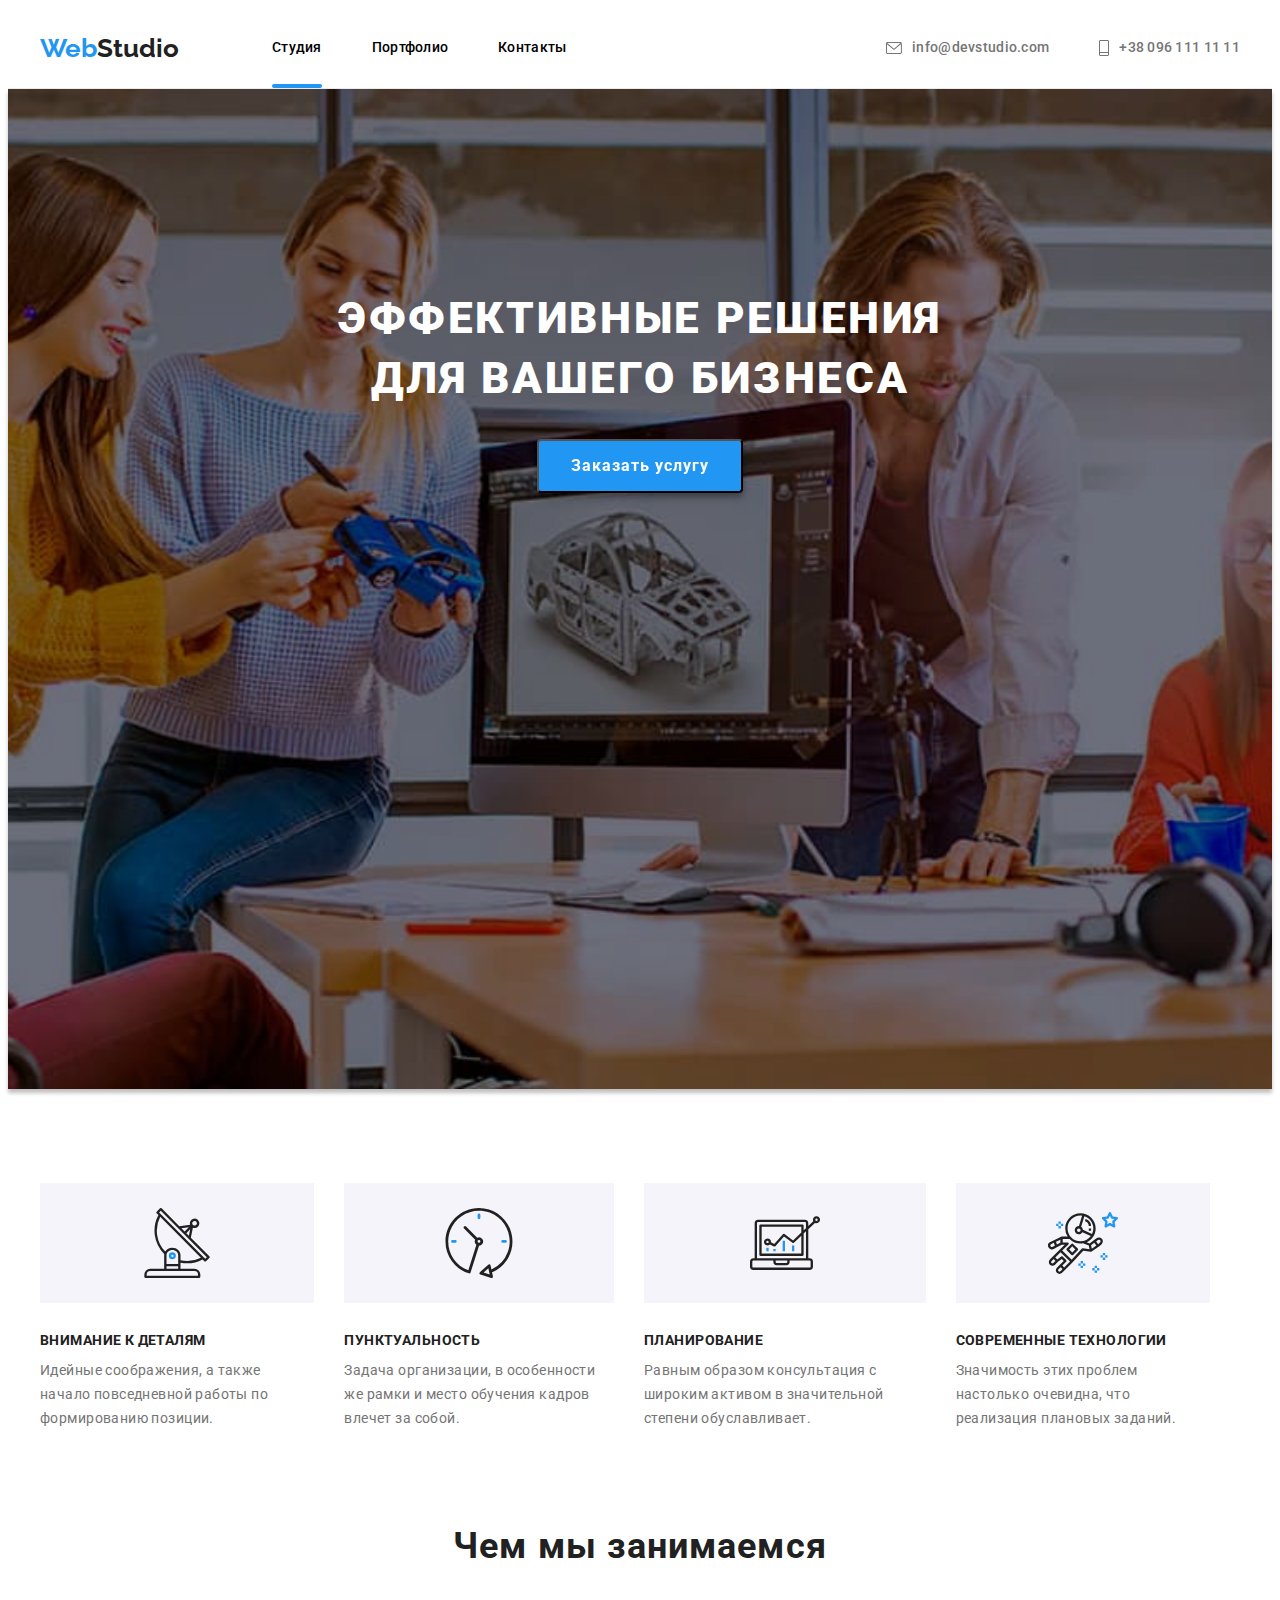
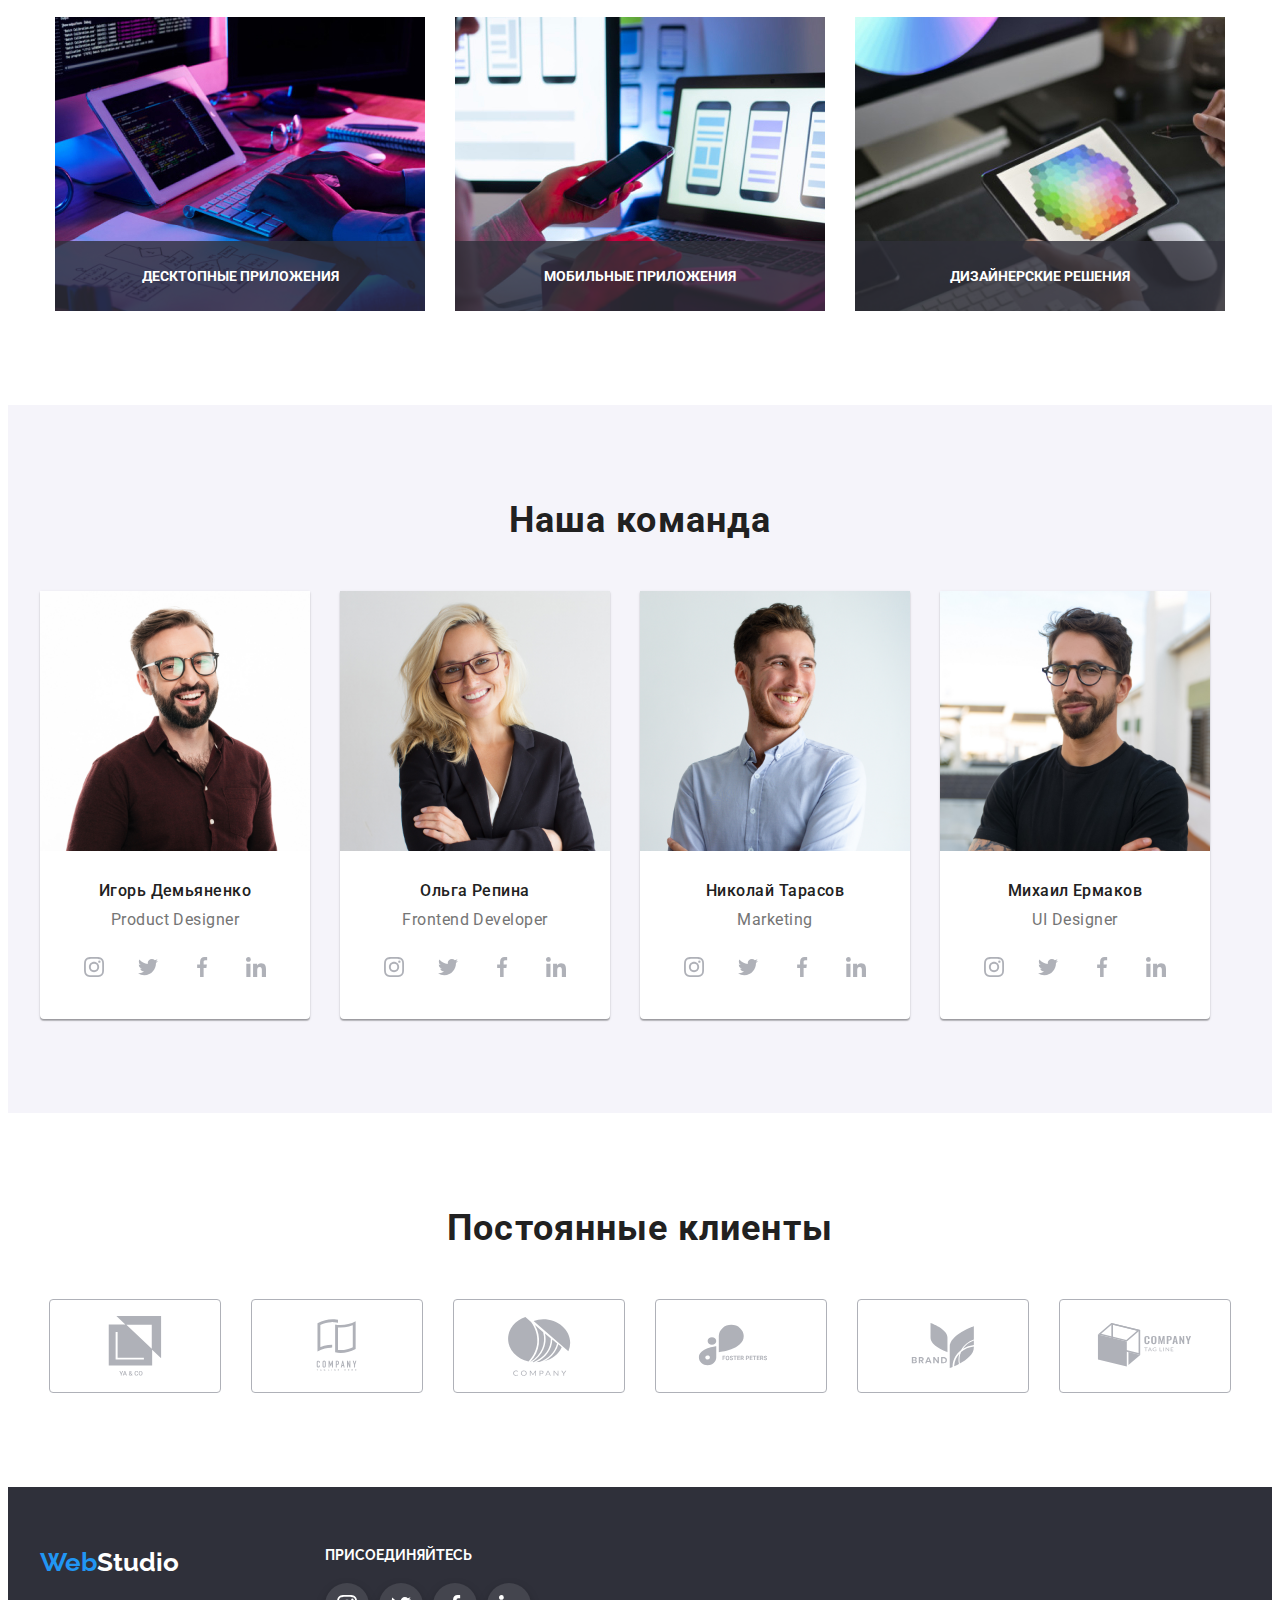
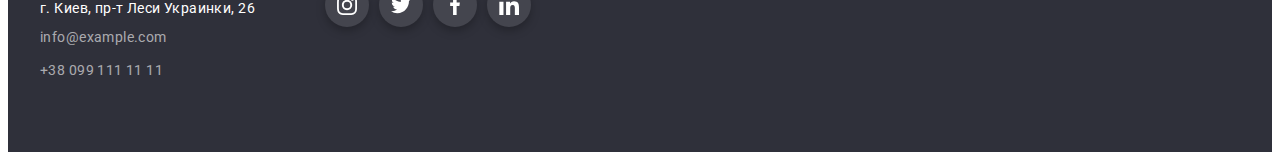
<file: index.html>
<!DOCTYPE html>
<html lang="ru">
  <head>
    <meta charset="utf-8" />
    <title>Web Studio</title>
    <link rel="preconnect" href="https://fonts.googleapis.com" />
    <link rel="preconnect" href="https://fonts.gstatic.com" crossorigin />
    <link
      href="https://fonts.googleapis.com/css2?family=Raleway:wght@700&family=Roboto:wght@400;500;700;900&display=swap"
      rel="stylesheet"
    />
    <link
      rel="stylesheet"
      href="https://cdnjs.cloudflare.com/ajax/libs/modern-normalize/1.1.0/modern-normalize.min.css"
      integrity="sha512-wpPYUAdjBVSE4KJnH1VR1HeZfpl1ub8YT/NKx4PuQ5NmX2tKuGu6U/JRp5y+Y8XG2tV+wKQpNHVUX03MfMFn9Q=="
      crossorigin="anonymous"
      referrerpolicy="no-referrer"
    />
    <link rel="stylesheet" href="./css/styles.css" />
  </head>
  <body>
    <header class="header">
      <div class="container header-container">
        <nav class="center">
          <a class="header-logo" href="./index.html"
            ><span class="logo-web">Web</span
            ><span class="logo-studio">Studio</span></a
          >
          <ul class="header-list">
            <li class="header-list-item">
              <a class="header-link active carrent" href="./index.html"
                >Студия</a
              >
            </li>
            <li class="header-list-item">
              <a class="header-link" href="./portfolio.html">Портфолио</a>
            </li>
            <li class="header-list-item">
              <a class="header-link" href="/">Контакты</a>
            </li>
          </ul>
        </nav>
        <ul class="header-group">
          <li class="list">
            <a
              class="header-mail list link mail-phone-link"
              href="mailto:info@devstudio.com"
              ><svg class="svg-mail-phone" width="16" height="12">
                <use href="./images/icons.svg#icon-mail"></use>
              </svg>
              info@devstudio.com
            </a>
          </li>
          <li class="list">
            <a
              class="header-contact list link mail-phone-link"
              href="tel:+380961111111"
              ><svg class="svg-mail-phone" width="10" height="16">
                <use href="./images/icons.svg#icon-tel"></use>
              </svg>
              +38 096 111 11 11
            </a>
          </li>
        </ul>
      </div>
    </header>
    <main>
      <section class="about">
        <div class="container solutions-div">
          <h1 class="title">Эффективные решения<br />для вашего бизнеса</h1>
          <button class="btn" type="button" data-modal-open>
            Заказать услугу
          </button>
          <div class="backdrop is-hidden" data-modal>
            <div class="modal">
              <button class="modal-button" type="button" data-modal-close>
                <svg class="modal-button-close">
                  <use href="./images/icons.svg#icon-Vector"></use>
                </svg>
              </button>
            </div>
          </div>
        </div>
      </section>
      <section class="workwithme">
        <div class="container features-block">
          <h2 hidden>Преимущества</h2>
          <ul class="universal-list">
            <li class="list list-card">
              <div class="img-features">
                <svg width="70" height="70">
                  <use href="./images/icons.svg#icon-antenna"></use>
                </svg>
              </div>
              <h3 class="article-title">Внимание к деталям</h3>
              <p class="featrers-text">
                Идейные соображения, а также начало повседневной работы по
                формированию позиции.
              </p>
            </li>
            <li class="list list-card">
              <div class="img-features">
                <svg width="70" height="70">
                  <use href="./images/icons.svg#icon-clock"></use>
                </svg>
              </div>
              <h3 class="article-title">Пунктуальность</h3>
              <p class="featrers-text">
                Задача организации, в особенности же рамки и место обучения
                кадров влечет за собой.
              </p>
            </li>
            <li class="list list-card">
              <div class="img-features">
                <svg width="70" height="70">
                  <use href="./images/icons.svg#icon-diagram"></use>
                </svg>
              </div>
              <h3 class="article-title">Планирование</h3>
              <p class="featrers-text">
                Равным образом консультация с широким активом в значительной
                степени обуславливает.
              </p>
            </li>
            <li class="list list-card">
              <div class="img-features">
                <svg width="70" height="70">
                  <use href="./images/icons.svg#icon-astronaut"></use>
                </svg>
              </div>
              <h3 class="article-title">Современные технологии</h3>
              <p class="featrers-text">
                Значимость этих проблем настолько очевидна, что реализация
                плановых заданий.
              </p>
            </li>
          </ul>
        </div>
      </section>
      <section class="job">
        <div class="container">
          <h2 class="under-title">Чем мы занимаемся</h2>
          <ul class="universal-list">
            <li class="list img-list">
              <img
                src="./images/dekstop.jpg"
                alt="Мы програмиреум на декстоп"
                width="370"
              />
              <div class="working-box">
                <h3 class="working-title-overlay">Десктопные приложения</h3>
              </div>
            </li>
            <li class="list img-list">
              <img
                src="./images/telefon.jpg"
                alt="Мы програмируем на телефон"
                width="370"
              />
              <div class="working-box">
                <h3 class="working-title-overlay">Мобильные приложения</h3>
              </div>
            </li>
            <li class="list img-list">
              <img
                src="./images/planshet.jpg"
                alt="Мы програмируем на планшет"
                width="370"
              />
              <div class="working-box">
                <h3 class="working-title-overlay">Дизайнерские решения</h3>
              </div>
            </li>
          </ul>
        </div>
      </section>
      <section class="section-team">
        <div class="container">
          <h2 class="under-title">Наша команда</h2>
          <ul class="header-list cards-team">
            <li class="list team-list">
              <img
                src="./images/igord.jpg"
                alt="Product Designer"
                width="270"
                height="260"
              />
              <div class="job-team">
                <h3 class="under-title-list">Игорь Демьяненко</h3>
                <p class="job-title" lang="en">Product Designer</p>
                <ul class="team-social">
                  <li class="list social-team-list">
                    <a
                      class="link social-team-link"
                      href=""
                      target="_blank"
                      rel="noopener noreferrer"
                      aria-label="instagram"
                    >
                      <svg width="20" height="20">
                        <use href="./images/icons.svg#icon-instagram"></use>
                      </svg>
                    </a>
                  </li>
                  <li class="list social-team-list">
                    <a
                      class="link social-team-link"
                      href=""
                      target="_blank"
                      rel="noopener noreferrer"
                      aria-label="twitter"
                    >
                      <svg width="20" height="20">
                        <use href="./images/icons.svg#icon-twitter"></use>
                      </svg>
                    </a>
                  </li>
                  <li class="list social-team-list">
                    <a
                      class="link social-team-link"
                      href=""
                      target="_blank"
                      rel="noopener noreferrer"
                      aria-label="facebook"
                    >
                      <svg width="20" height="20">
                        <use href="./images/icons.svg#icon-facebook"></use>
                      </svg>
                    </a>
                  </li>
                  <li class="list social-team-list">
                    <a
                      class="link social-team-link"
                      href=""
                      target="_blank"
                      rel="noopener noreferrer"
                      aria-label="linkedin"
                    >
                      <svg width="20" height="20">
                        <use href="./images/icons.svg#icon-linkedin"></use>
                      </svg>
                    </a>
                  </li>
                </ul>
              </div>
            </li>
            <li class="list team-list">
              <img
                src="./images/olgar.jpg"
                alt="Frontend Developer"
                width="270"
                height="260"
              />
              <div class="job-team">
                <h3 class="under-title-list">Ольга Репина</h3>
                <p class="job-title" lang="en">Frontend Developer</p>
                <ul class="team-social">
                  <li class="list social-team-list">
                    <a
                      class="link social-team-link"
                      href=""
                      target="_blank"
                      rel="noopener noreferrer"
                      aria-label="instagram"
                    >
                      <svg width="20" height="20">
                        <use href="./images/icons.svg#icon-instagram"></use>
                      </svg>
                    </a>
                  </li>
                  <li class="list social-team-list">
                    <a
                      class="link social-team-link"
                      href=""
                      target="_blank"
                      rel="noopener noreferrer"
                      aria-label="twitter"
                    >
                      <svg width="20" height="20">
                        <use href="./images/icons.svg#icon-twitter"></use>
                      </svg>
                    </a>
                  </li>
                  <li class="list social-team-list">
                    <a
                      class="link social-team-link"
                      href=""
                      target="_blank"
                      rel="noopener noreferrer"
                      aria-label="facebook"
                    >
                      <svg width="20" height="20">
                        <use href="./images/icons.svg#icon-facebook"></use>
                      </svg>
                    </a>
                  </li>
                  <li class="list social-team-list">
                    <a
                      class="link social-team-link"
                      href=""
                      target="_blank"
                      rel="noopener noreferrer"
                      aria-label="linkedin"
                    >
                      <svg width="20" height="20">
                        <use href="./images/icons.svg#icon-linkedin"></use>
                      </svg>
                    </a>
                  </li>
                </ul>
              </div>
            </li>
            <li class="list team-list">
              <img
                src="./images/nikolait.jpg"
                alt="Marketing"
                width="270"
                height="260"
              />
              <div class="job-team">
                <h3 class="under-title-list">Николай Тарасов</h3>
                <p class="job-title" lang="en">Marketing</p>
                <ul class="team-social">
                  <li class="list social-team-list">
                    <a
                      class="link social-team-link"
                      href=""
                      target="_blank"
                      rel="noopener noreferrer"
                      aria-label="instagram"
                    >
                      <svg width="20" height="20">
                        <use href="./images/icons.svg#icon-instagram"></use>
                      </svg>
                    </a>
                  </li>
                  <li class="list social-team-list">
                    <a
                      class="link social-team-link"
                      href=""
                      target="_blank"
                      rel="noopener noreferrer"
                      aria-label="twitter"
                    >
                      <svg width="20" height="20">
                        <use href="./images/icons.svg#icon-twitter"></use>
                      </svg>
                    </a>
                  </li>
                  <li class="list social-team-list">
                    <a
                      class="link social-team-link"
                      href=""
                      target="_blank"
                      rel="noopener noreferrer"
                      aria-label="facebook"
                    >
                      <svg width="20" height="20">
                        <use href="./images/icons.svg#icon-facebook"></use>
                      </svg>
                    </a>
                  </li>
                  <li class="list social-team-list">
                    <a
                      class="link social-team-link"
                      href=""
                      target="_blank"
                      rel="noopener noreferrer"
                      aria-label="linkedin"
                    >
                      <svg width="20" height="20">
                        <use href="./images/icons.svg#icon-linkedin"></use>
                      </svg>
                    </a>
                  </li>
                </ul>
              </div>
            </li>
            <li class="list team-list">
              <img
                src="./images/mixaile.jpg"
                alt="UI Designer"
                width="270"
                height="260"
              />
              <div class="job-team">
                <h3 class="under-title-list">Михаил Ермаков</h3>
                <p class="job-title" lang="en">UI Designer</p>
                <ul class="team-social">
                  <li class="list social-team-list">
                    <a
                      class="link social-team-link"
                      href=""
                      target="_blank"
                      rel="noopener noreferrer"
                      aria-label="instagram"
                    >
                      <svg width="20" height="20">
                        <use href="./images/icons.svg#icon-instagram"></use>
                      </svg>
                    </a>
                  </li>
                  <li class="list social-team-list">
                    <a
                      class="link social-team-link"
                      href=""
                      target="_blank"
                      rel="noopener noreferrer"
                      aria-label="twitter"
                    >
                      <svg width="20" height="20">
                        <use href="./images/icons.svg#icon-twitter"></use>
                      </svg>
                    </a>
                  </li>
                  <li class="list social-team-list">
                    <a
                      class="link social-team-link"
                      href=""
                      target="_blank"
                      rel="noopener noreferrer"
                      aria-label="facebook"
                    >
                      <svg width="20" height="20">
                        <use href="./images/icons.svg#icon-facebook"></use>
                      </svg>
                    </a>
                  </li>
                  <li class="list social-team-list">
                    <a
                      class="link social-team-link"
                      href=""
                      target="_blank"
                      rel="noopener noreferrer"
                      aria-label="linkedin"
                    >
                      <svg width="20" height="20">
                        <use href="./images/icons.svg#icon-linkedin"></use>
                      </svg>
                    </a>
                  </li>
                </ul>
              </div>
            </li>
          </ul>
        </div>
      </section>
      <section class="section">
        <div class="container">
          <h2 class="under-title">Постоянные клиенты</h2>
          <ul class="clients-list">
            <li class="list clients-icon">
              <a
                class="link link-icon"
                href=""
                target="_blank"
                rel="noopener noreferrer"
                aria-label="icon-group"
              >
                <svg width="106" height="60">
                  <use href="./images/icons.svg#icon-group"></use>
                </svg>
              </a>
            </li>
            <li class="list clients-icon">
              <a
                class="link link-icon"
                href=""
                target="_blank"
                rel="noopener noreferrer"
                aria-label="icon-logo"
              >
                <svg width="106" height="60">
                  <use href="./images/icons.svg#icon-logo"></use>
                </svg>
              </a>
            </li>
            <li class="list clients-icon">
              <a
                class="link link-icon"
                href=""
                target="_blank"
                rel="noopener noreferrer"
                aria-label="icon-object"
              >
                <svg width="106" height="60">
                  <use href="./images/icons.svg#icon-object"></use>
                </svg>
              </a>
            </li>
            <li class="list clients-icon">
              <a
                class="link link-icon"
                href=""
                target="_blank"
                rel="noopener noreferrer"
                aria-label="icon-brand"
              >
                <svg width="106" height="60">
                  <use href="./images/icons.svg#icon-brand"></use>
                </svg>
              </a>
            </li>
            <li class="list clients-icon">
              <a
                class="link link-icon"
                href=""
                target="_blank"
                rel="noopener noreferrer"
                aria-label="icon-brand2"
              >
                <svg width="106" height="60">
                  <use href="./images/icons.svg#icon-brand2"></use>
                </svg>
              </a>
            </li>
            <li class="list clients-icon">
              <a
                class="link link-icon"
                href=""
                target="_blank"
                rel="noopener noreferrer"
                aria-label="icon-brand3"
              >
                <svg width="106" height="60">
                  <use href="./images/icons.svg#icon-brand3"></use>
                </svg>
              </a>
            </li>
          </ul>
        </div>
      </section>
    </main>
    <footer class="footer">
      <div class="container footer-section">
        <div class="footer-content">
          <a class="header-logof" href="./index.html"
            ><span class="logo-web">Web</span
            ><span class="logo-studiof">Studio</span></a
          >
          <address>
            <ul class="footer-list">
              <li class="list address-list">
                <a
                  class="link address"
                  href="https://goo.gl/maps/Ta4kuVLoX1wkfBHNA"
                  >г. Киев, пр-т Леси Украинки, 26</a
                >
              </li>
              <li class="list address-list">
                <a class="link footer-mail" href="mailto:info@devstudio.com"
                  >info@example.com</a
                >
              </li>
              <li class="list address-list">
                <a class="link footer-tel" href="tel:+380961111111"
                  >+38 099 111 11 11</a
                >
              </li>
            </ul>
          </address>
        </div>
        <div class="footer-social">
          <h3 class="join">ПРИСОЕДИНЯЙТЕСЬ</h3>
          <ul class="footer-list-link">
            <li class="list social-list">
              <a
                class="link link-footer"
                href=""
                target="_blank"
                rel="noopener noreferrer"
                aria-label="instagram"
              >
                <svg width="20" height="20">
                  <use href="./images/icons.svg#icon-instagram"></use>
                </svg>
              </a>
            </li>
            <li class="list social-list">
              <a
                class="link link-footer"
                href=""
                target="_blank"
                rel="noopener noreferrer"
                aria-label="twitter"
              >
                <svg width="20" height="20">
                  <use href="./images/icons.svg#icon-twitter"></use>
                </svg>
              </a>
            </li>
            <li class="list social-list">
              <a
                class="link link-footer"
                href=""
                target="_blank"
                rel="noopener noreferrer"
                aria-label="facebook"
              >
                <svg width="20" height="20">
                  <use href="./images/icons.svg#icon-facebook"></use>
                </svg>
              </a>
            </li>
            <li class="list social-list">
              <a
                class="link link-footer"
                href=""
                target="_blank"
                rel="noopener noreferrer"
                aria-label="linkedin"
              >
                <svg width="20" height="20">
                  <use href="./images/icons.svg#icon-linkedin"></use>
                </svg>
              </a>
            </li>
          </ul>
        </div>
      </div>
    </footer>
    <script src="./javasript/modal.js"></script>
  </body>
</html>
</file>
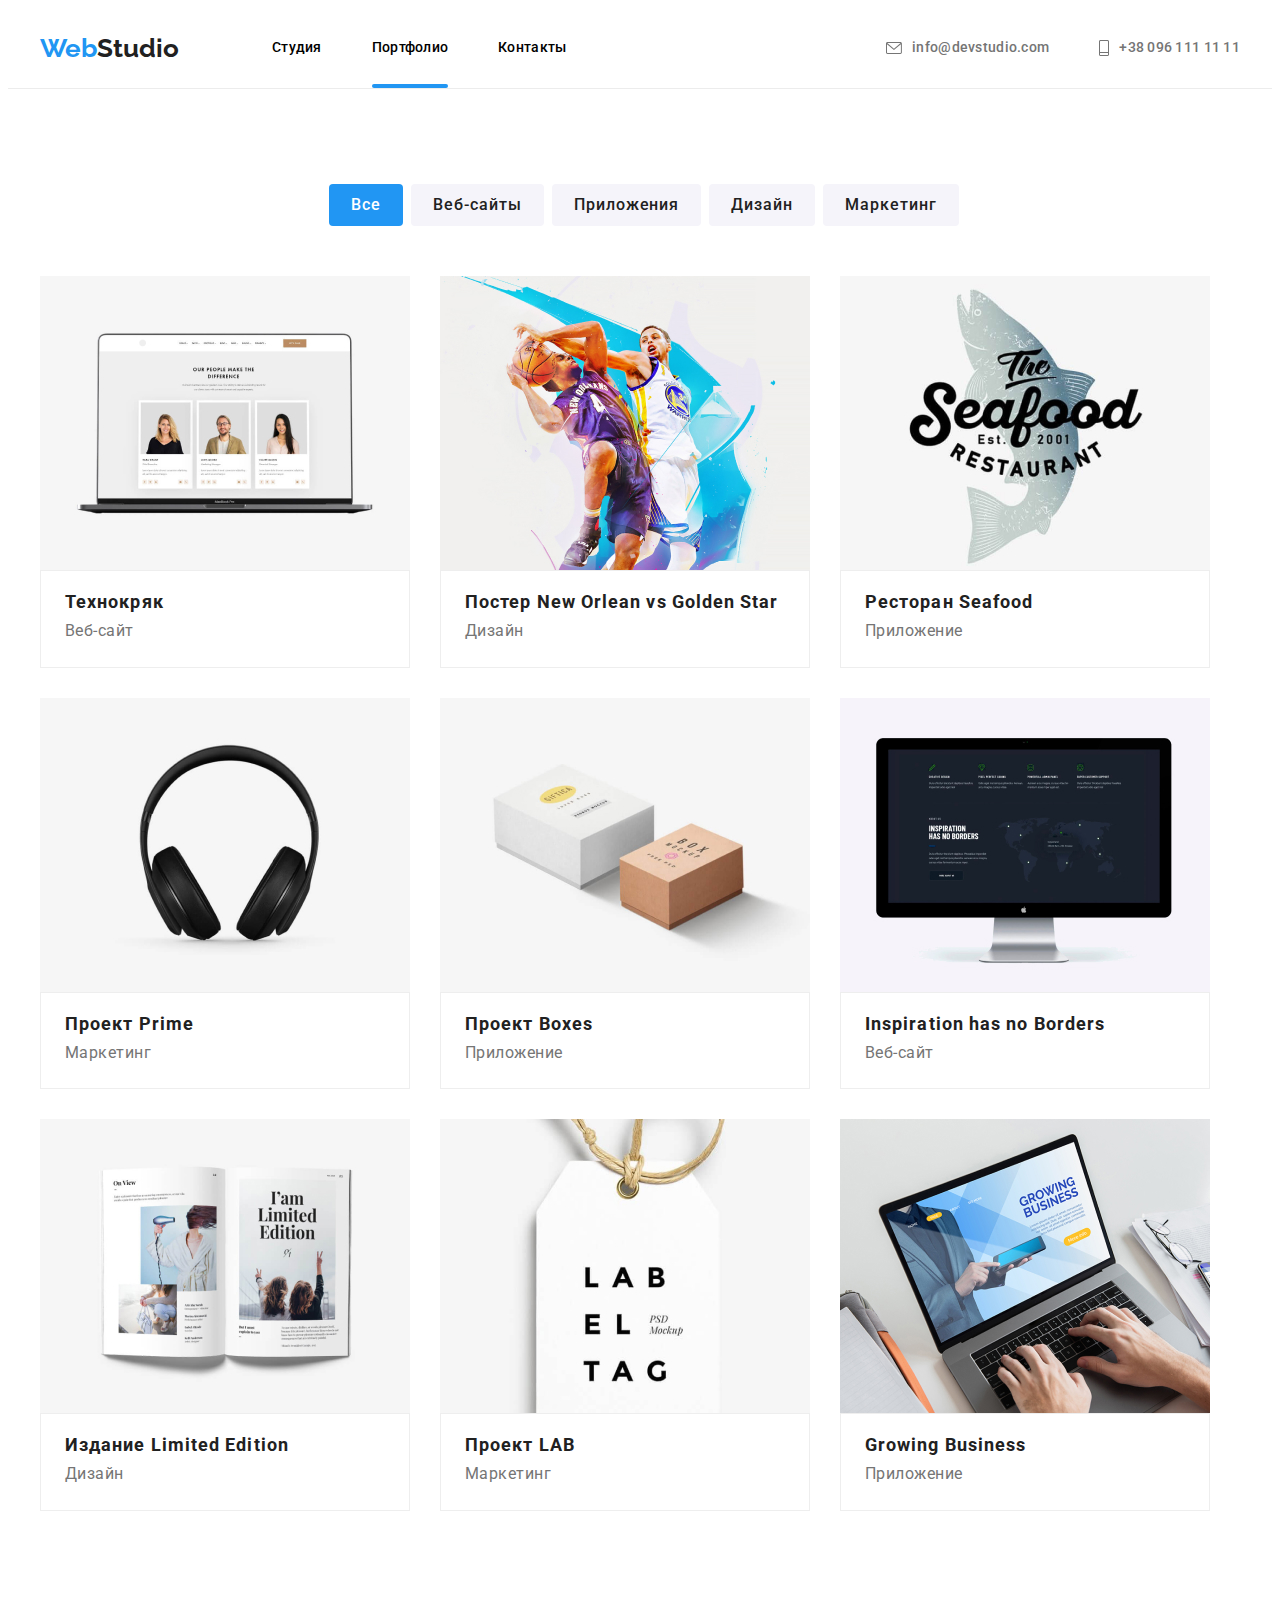
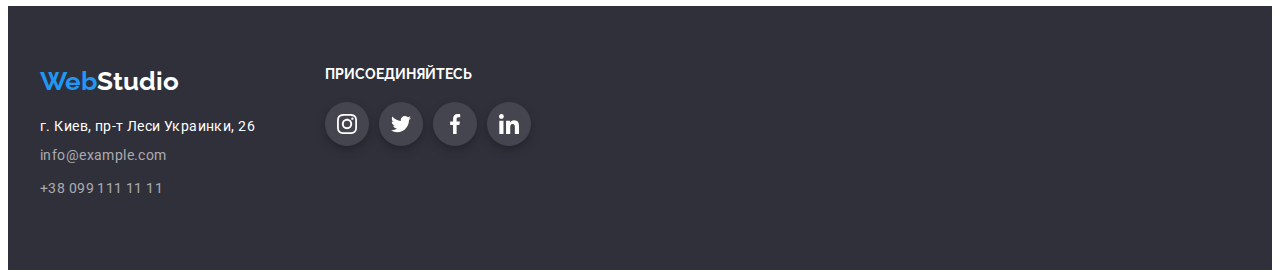
<file: portfolio.html>
<!DOCTYPE html>
<html lang="ru">
  <head>
    <meta charset="UTF-8" />
    <meta http-equiv="X-UA-Compatible" content="IE=edge" />
    <meta name="viewport" content="width=device-width, initial-scale=1.0" />
    <title>Портфолио</title>
    <link rel="preconnect" href="https://fonts.googleapis.com" />
    <link rel="preconnect" href="https://fonts.gstatic.com" crossorigin />
    <link
      href="https://fonts.googleapis.com/css2?family=Raleway:wght@700&family=Roboto:wght@400;500;700;900&display=swap"
      rel="stylesheet"
    />
    <link
      rel="stylesheet"
      href="https://cdnjs.cloudflare.com/ajax/libs/modern-normalize/1.1.0/modern-normalize.min.css"
      integrity="sha512-wpPYUAdjBVSE4KJnH1VR1HeZfpl1ub8YT/NKx4PuQ5NmX2tKuGu6U/JRp5y+Y8XG2tV+wKQpNHVUX03MfMFn9Q=="
      crossorigin="anonymous"
      referrerpolicy="no-referrer"
    />
    <link rel="stylesheet" href="./css/styles.css" />
  </head>
  <body>
    <header class="header">
      <div class="container header-container">
        <nav class="center">
          <a class="header-logo" href="./index.html"
            ><span class="logo-web">Web</span
            ><span class="logo-studio">Studio</span></a
          >
          <ul class="header-list">
            <li class="header-list-item">
              <a class="header-link" href="./index.html">Студия</a>
            </li>
            <li class="header-list-item">
              <a class="header-link active carrent" href="./portfolio.html"
                >Портфолио</a
              >
            </li>
            <li class="header-list-item">
              <a class="header-link" href="/">Контакты</a>
            </li>
          </ul>
        </nav>
        <ul class="header-group">
          <li class="list">
            <a
              class="header-mail list link mail-phone-link"
              href="mailto:info@devstudio.com"
            >
              <svg class="svg-mail-phone" width="16" height="12">
                <use href="./images/icons.svg#icon-mail"></use>
              </svg>
              info@devstudio.com
            </a>
          </li>
          <li class="list">
            <a
              class="header-contact list link mail-phone-link"
              href="tel:+380961111111"
            >
              <svg class="svg-mail-phone" width="10" height="16">
                <use href="./images/icons.svg#icon-tel"></use>
              </svg>
              +38 096 111 11 11
            </a>
          </li>
        </ul>
      </div>
    </header>
    <main>
      <section class="btn-section">
        <div class="container btn-box">
          <h1 hidden>Портфолио</h1>
          <ul class="list-btn">
            <li class="list">
              <button class="portfolio-btn carrent-btn-all" type="button">
                Все
              </button>
            </li>
            <li class="list">
              <button class="portfolio-btn" type="button">Веб-сайты</button>
            </li>
            <li class="list">
              <button class="portfolio-btn" type="button">Приложения</button>
            </li>
            <li class="list">
              <button class="portfolio-btn" type="button">Дизайн</button>
            </li>
            <li class="list">
              <button class="portfolio-btn" type="button">Маркетинг</button>
            </li>
          </ul>
        </div>

        <div class="container">
          <ul class="img-box-list img-box">
            <li class="list card-img">
              <div class="projects-box">
                <img
                  src="./images/texno.jpg"
                  alt="Технокряк"
                  width="370"
                  height="294"
                />
                <div class="projects-overlay">
                  <p class="projects-overlay-text">
                    Ресурс предлагает комплексные предложения с разным уровнем
                    функционала и сервисов. Все это позволит посетителю получить
                    исчерпывающие сведения о компании или частном лице.
                  </p>
                </div>
              </div>
              <div class="box-title">
                <h2 class="portfolio-title">Технокряк</h2>
                <p class="portfolio-text">Веб-сайт</p>
              </div>
            </li>
            <li class="list card-img">
              <div class="projects-box">
                <img
                  src="./images/poster.jpg"
                  alt="Постер New Orlean vs Golden Star"
                  width="370"
                  height="294"
                />
                <div class="projects-overlay">
                  <p class="projects-overlay-text">
                    Ресурс предлагает комплексные предложения с разным уровнем
                    функционала и сервисов. Все это позволит посетителю получить
                    исчерпывающие сведения о компании или частном лице.
                  </p>
                </div>
              </div>
              <div class="box-title">
                <h2 class="portfolio-title">
                  Постер New Orlean vs Golden Star
                </h2>
                <p class="portfolio-text">Дизайн</p>
              </div>
            </li>
            <li class="list card-img">
              <div class="projects-box">
                <img
                  src="./images/restoran.jpg"
                  alt="Ресторан Seafood"
                  width="370"
                  height="294"
                />
                <div class="projects-overlay">
                  <p class="projects-overlay-text">
                    Ресурс предлагает комплексные предложения с разным уровнем
                    функционала и сервисов. Все это позволит посетителю получить
                    исчерпывающие сведения о компании или частном лице.
                  </p>
                </div>
              </div>
              <div class="box-title">
                <h2 class="portfolio-title">Ресторан Seafood</h2>
                <p class="portfolio-text">Приложение</p>
              </div>
            </li>
            <li class="list card-img">
              <div class="projects-box">
                <img
                  src="./images/prime.jpg"
                  alt="Проект Prime"
                  width="370"
                  height="294"
                />
                <div class="projects-overlay">
                  <p class="projects-overlay-text">
                    Ресурс предлагает комплексные предложения с разным уровнем
                    функционала и сервисов. Все это позволит посетителю получить
                    исчерпывающие сведения о компании или частном лице.
                  </p>
                </div>
              </div>
              <div class="box-title">
                <h2 class="portfolio-title">Проект Prime</h2>
                <p class="portfolio-text">Маркетинг</p>
              </div>
            </li>
            <li class="list card-img">
              <div class="projects-box">
                <img
                  src="./images/boxes.jpg"
                  alt="Проект Boxes"
                  width="370"
                  height="294"
                />
                <div class="projects-overlay">
                  <p class="projects-overlay-text">
                    Ресурс предлагает комплексные предложения с разным уровнем
                    функционала и сервисов. Все это позволит посетителю получить
                    исчерпывающие сведения о компании или частном лице.
                  </p>
                </div>
              </div>
              <div class="box-title">
                <h2 class="portfolio-title">Проект Boxes</h2>
                <p class="portfolio-text">Приложение</p>
              </div>
            </li>
            <li class="list card-img">
              <div class="projects-box">
                <img
                  src="./images/borders.jpg"
                  alt="Inspiration has no Borders"
                  width="370"
                  height="294"
                />
                <div class="projects-overlay">
                  <p class="projects-overlay-text">
                    Ресурс предлагает комплексные предложения с разным уровнем
                    функционала и сервисов. Все это позволит посетителю получить
                    исчерпывающие сведения о компании или частном лице.
                  </p>
                </div>
              </div>
              <div class="box-title">
                <h2 class="portfolio-title">Inspiration has no Borders</h2>
                <p class="portfolio-text">Веб-сайт</p>
              </div>
            </li>
            <li class="list card-img">
              <div class="projects-box">
                <img
                  src="./images/limited.jpg"
                  alt="Издание Limited Edition"
                  width="370"
                  height="294"
                />
                <div class="projects-overlay">
                  <p class="projects-overlay-text">
                    Ресурс предлагает комплексные предложения с разным уровнем
                    функционала и сервисов. Все это позволит посетителю получить
                    исчерпывающие сведения о компании или частном лице.
                  </p>
                </div>
              </div>
              <div class="box-title">
                <h2 class="portfolio-title">Издание Limited Edition</h2>
                <p class="portfolio-text">Дизайн</p>
              </div>
            </li>
            <li class="list card-img">
              <div class="projects-box">
                <img
                  src="./images/lab.jpg"
                  alt="Проект LAB"
                  width="370"
                  height="294"
                />
                <div class="projects-overlay">
                  <p class="projects-overlay-text">
                    Ресурс предлагает комплексные предложения с разным уровнем
                    функционала и сервисов. Все это позволит посетителю получить
                    исчерпывающие сведения о компании или частном лице.
                  </p>
                </div>
              </div>
              <div class="box-title">
                <h2 class="portfolio-title">Проект LAB</h2>
                <p class="portfolio-text">Маркетинг</p>
              </div>
            </li>
            <li class="list card-img">
              <div class="projects-box">
                <img
                  src="./images/growing.jpg"
                  alt="Growing Business"
                  width="370"
                  height="294"
                />
                <div class="projects-overlay">
                  <p class="projects-overlay-text">
                    Ресурс предлагает комплексные предложения с разным уровнем
                    функционала и сервисов. Все это позволит посетителю получить
                    исчерпывающие сведения о компании или частном лице.
                  </p>
                </div>
              </div>
              <div class="box-title">
                <h2 class="portfolio-title">Growing Business</h2>
                <p class="portfolio-text">Приложение</p>
              </div>
            </li>
          </ul>
        </div>
      </section>
    </main>
    <footer class="footer">
      <div class="container footer-section">
        <div class="footer-content">
          <a class="header-logof" href="./index.html"
            ><span class="logo-web">Web</span
            ><span class="logo-studiof">Studio</span></a
          >
          <address>
            <ul class="footer-list">
              <li class="list list address-list">
                <a
                  class="link address"
                  href="https://goo.gl/maps/Ta4kuVLoX1wkfBHNA"
                  >г. Киев, пр-т Леси Украинки, 26</a
                >
              </li>

              <li class="list address-list">
                <a class="link footer-mail" href="mailto:info@devstudio.com"
                  >info@example.com</a
                >
              </li>
              <li class="list address-list">
                <a class="link footer-tel" href="tel:+380961111111"
                  >+38 099 111 11 11</a
                >
              </li>
            </ul>
          </address>
        </div>
        <div class="footer-social">
          <h3 class="join">ПРИСОЕДИНЯЙТЕСЬ</h3>
          <ul class="footer-list-link">
            <li class="list social-list">
              <a
                class="link link-footer"
                href=""
                target="_blank"
                rel="noopener noreferrer"
                aria-label="instagram"
              >
                <svg width="20" height="20">
                  <use href="./images/icons.svg#icon-instagram"></use>
                </svg>
              </a>
            </li>
            <li class="list social-list">
              <a
                class="link link-footer"
                href=""
                target="_blank"
                rel="noopener noreferrer"
                aria-label="twitter"
              >
                <svg width="20" height="20">
                  <use href="./images/icons.svg#icon-twitter"></use>
                </svg>
              </a>
            </li>
            <li class="list social-list">
              <a
                class="link link-footer"
                href=""
                target="_blank"
                rel="noopener noreferrer"
                aria-label="facebook"
              >
                <svg width="20" height="20">
                  <use href="./images/icons.svg#icon-facebook"></use>
                </svg>
              </a>
            </li>
            <li class="list social-list">
              <a
                class="link link-footer"
                href=""
                target="_blank"
                rel="noopener noreferrer"
                aria-label="linkedin"
              >
                <svg width="20" height="20">
                  <use href="./images/icons.svg#icon-linkedin"></use>
                </svg>
              </a>
            </li>
          </ul>
        </div>
      </div>
    </footer>
  </body>
</html>
</file>
<file: css/styles.css>
:root {
    --main-font: "Roboto";
    --secondary-font: "Raleway";
    --accent-color: #2196F3;
    --main-txt-dark: #FFFFFF;
    --main-txt-light: #212121;
    --p-color: #757575;
    --fill-color: #AFB1B8;
}

body {
    font-family: var(--main-font), "sans-serif";
}


h1,
h2,
h3,
p {
    margin: 0;
}

ul {
    padding: 0px;
    margin: 0px;
    list-style: none;
}

img {
    display: block;
    max-width: 100%;
    height: auto;
}

.container {
    width: 1200px;
    padding-left: 15px;
    padding-right: 15px;
    margin-left: auto;
    margin-right: auto;

}

a {
    text-decoration: none;
}

/* Хедер */


.header {
    border-bottom: 1px solid #ECECEC;
}

.center {
    display: flex;
    align-items: center;
}

.header-logo {
    font-style: normal;
    font-family: var(--secondary-font), "sans-serif";
    font-weight: 700;
    font-size: 26px;
    line-height: 1.19;
    color: var(--accent-color);
}

.logo-studio {
    color: var(--main-txt-light);
}


.logo-studiof {
    color: var(--main-txt-dark);
}

.header-list {
    display: flex;
    margin-left: 93px;
}

.header-list-item:not(:last-child) {
    margin-right: 50px;
}

.header-container {
    display: flex;
    align-items: center;
}

.header-group {
    margin-left: auto;
    display: flex;
}

.header-link {
    display: block;
    padding-top: 32px;
    padding-bottom: 32px;

    font-weight: 500;
    text-align: center;
    font-size: 14px;
    line-height: 1.14;
    color: var(--main-txt-light);

    transition-property: color;
    transition-duration: 250ms;
    transition-timing-function: cubic-bezier(0.4, 0, 0.2, 1);
}



.header-link:hover,
.header-link:focus {
    color: var(--accent-color);
}

.carrent {
    color: var(--accent-color)
}

.list {
    list-style: none;
}

.header-mail:hover,
.header-mail:focus {
    color: var(--accent-color);
}

.header-contact:hover,
.header-contact:focus {
    color: var(--accent-color);
}

.header-mail,
.header-contact {
    display: block;
    padding-top: 32px;
    padding-bottom: 32px;
    font-family: var(--main-font), "sans-serif";
    list-style: none;
    font-weight: 500;
    font-size: 14px;
    line-height: 1.14;
    letter-spacing: 0.02em;
    color: var(--p-color);
    margin-left: 50px;

    transition-property: color;
    transition-duration: 250ms;
    transition-timing-function: cubic-bezier(0.4, 0, 0.2, 1);
}

.header-mail {
    margin-left: 0px;
}

.header-link.active {
    color: var(--accent-color)
}

.header-list .header-link {
    position: relative;
    display: block;
    padding-top: 32px;
    padding-bottom: 32px;
    
    font-weight: 500;
    letter-spacing: 0.02em;
    color: var(--title-main-color);
    
    transition: color 250ms cubic-bezier(0.4, 0, 0.2, 1);
}

.header-link.active::after {
    position: absolute;
    left: 0;
    bottom: 0;

    display: block;
    content: "";
    width: 100%;
    height: 4px;
    background-color: #2196F3;
    border-radius: 2px;
}

.portfolio-contact {
    text-shadow: none;
}

.portfolio-contact:hover,
.portfolio-contact:focus {
    color: var(--accent-color);
}

.mail-phone-link {
    fill: var(--p-color);
    display: flex;
    align-items: center;

    transition-property: fill;
    transition-duration: 250ms;
    transition-timing-function: cubic-bezier(0.4, 0, 0.2, 1);
}

.mail-phone-link:hover,
.mail-phone-link:focus {
    fill: var(--accent-color);
}

.svg-mail-phone {
    margin-right: 10px;
}

/* Секція про нас */
.about {
    max-width: 1600px;
    height: 600px;
    box-shadow: 0px 4px 4px rgba(0, 0, 0, 0.25);
    background-color: #2F303A;
    padding-top: 200px;
    padding-bottom: 200px;
    margin: 0 auto;
    margin-right: auto;
    margin-left: auto;
    
    background-image: linear-gradient(0deg, rgba(0, 0, 0, 0.2), rgba(0, 0, 0, 0.2)), url(../images/about.jpg);
    background-repeat: no-repeat;
    background-position: center;
    background-size: cover;

}

.solutions-div {
    display: flex;
    align-items: center;
    flex-direction: column;
}

.title {

    margin-bottom: 30px;

    font-weight: 900;
    font-size: 44px;
    line-height: 1.36;
    text-align: center;
    letter-spacing: 0.06em;
    text-transform: uppercase;
    color: var(--main-txt-dark);
}

.btn {
    padding-top: 10px;
    padding-right: 32px;
    padding-bottom: 10px;
    padding-left: 32px;

    font-family: inherit;
    font-weight: 700;
    font-size: 16px;
    line-height: 1.88;
    display: flex;
    letter-spacing: 0.06em;
    color: var(--main-txt-dark);
    background-color: var(--accent-color);
    cursor: pointer;
    filter: drop-shadow(0px 4px 4px rgba(0, 0, 0, 0.25));
    box-shadow: 0px 4px 4px rgba(0, 0, 0, 0.15);
    border-radius: 4px;
    transition: background-color 250ms cubic-bezier(0.4, 0, 0.2, 1),
            border-color 250ms cubic-bezier(0.4, 0, 0.2, 1);
}

.btn:hover,
.btn:focus {
    background-color: #188CE8;
    transform: scale(1.03);
}

/* Модальне вікно */

.backdrop {
    position: fixed;
    width: 100%;
    height: 100%;
    top: 0;
    left: 0;
    z-index: 999;
    transition: translate 250ms cubic-bezier(0.4, 0, 0.2, 1),
        opacity 250ms cubic-bezier(0.4, 0, 0.2, 1);

    background-color: rgba(0, 0, 0, 0.2);
}

.backdrop.is-hidden {
    opacity: 0;
    pointer-events: none;
}

.modal {
    position: absolute;
    top: 50%;
    left: 50%;
    transform: translate(-50%, -50%);
    min-width: 528px;
    min-height: 581px;

    background: #FFFFFF;;
    box-shadow: 0px 1px 3px rgba(0, 0, 0, 0.12), 0px 1px 1px rgba(0, 0, 0, 0.14), 0px 2px 1px rgba(0, 0, 0, 0.2);
    border-radius: 4px;
}

.modal-button {
    position: absolute;
    top: 8px;
    right: 8px;
    width: 30px;
    height: 30px;
    display: flex;
    align-items: center;
    justify-content: center;

    fill: #000;
    background: #FFFFFF;
    border: 1px solid rgba(0, 0, 0, 0.1);
    border-radius: 50%;
}

.modal-button-close {
    width: 11px;
    height: 11px;

}

.workwithme {
    padding-top: 94px;
    padding-right: 0px;
    padding-bottom: 94px;
    padding-left: 0px;
}

.features-block {
    display: flex;
}

.img-features {
    background-color: #F5F4FA;
    display: flex;
    justify-content: center;
    align-items: center;
    height: 120px;
    margin-bottom: 30px;
}

.article-title {
    margin-bottom: 10px;
    font-family: var(--main-font), "sans-serif";
    font-weight: 700;
    font-size: 14px;
    line-height: 1.14;
    letter-spacing: 0.03em;
    text-transform: uppercase;
    color: var(--main-txt-light);
}

.list-card {
    margin-right: 30px;

}

.list-card:last-child {
    padding-right: 0px;
}

.featrers-text {
    font-family: var(--main-font), "sans-serif";
    font-weight: 400;
    font-size: 14px;
    line-height: 1.71;
    letter-spacing: 0.03em;
    color: var(--p-color);
}

/* Секція чим ми займаємось */

.job {
    padding-bottom: 94px;
}

.universal-list {
    display: flex;
    padding: 0px;
    justify-content: center;
}

.under-title {
    margin-bottom: 50px;

    font-family: var(--main-font), "sans-serif";
    font-weight: 700;
    font-size: 36px;
    line-height: 1.17;
    text-align: center;
    letter-spacing: 0.03em;
    color: var(--main-txt-light);
}

.img-list {
    margin-right: 30px;
}

.img-list:last-child {
    margin-right: 0px;
}

.img-list {
    position: relative;
}

.working-box {
    position: absolute;
    content: "";
    left: 0;
    bottom: 0;
    width: 100%;
    min-height: 70px;

    display: flex;
    justify-content: center;
    align-items: center;
    background-color: rgba(47, 48, 58, 0.8);
}

.working-title-overlay {
    font-weight: 700;
    font-size: 14px;
    text-transform: uppercase;
    color: #FFFFFF;
    z-index: 2;
}

/* Секція команда */

.section-team {
    padding: 94px 0;
    background: #F5F4FA;
}

.cards-team {
    display: flex;
    padding: 0px;
    margin: 0px;
    
}

.team-list {
    margin-right: 30px;

    box-shadow: 0px 1px 3px rgba(0, 0, 0, 0.12), 0px 1px 1px rgba(0, 0, 0, 0.14), 0px 2px 1px rgba(0, 0, 0, 0.2);
    border-radius: 0px 0px 4px 4px;
    background-color: var(--main-txt-dark);
}

.team-list:last-child {
    margin-right: 0px;
}

.team-social {
    display: flex;
    justify-content: center;

    transition-property: color;
    transition-duration: 250ms;
    transition-timing-function: cubic-bezier(0.4, 0, 0.2, 1);
}

.social-team-list:not(:last-child) {
    margin-right: 10px;

}

.social-team-link {
    display: flex;
    align-items: center;
    justify-content: center;
    width: 44px;
    height: 44px;
    border-radius: 50%;
    fill: var(--fill-color);

    transition-property: fill, background-color;
    transition-duration: 250ms;
    transition-timing-function: cubic-bezier(0.4, 0, 0.2, 1);
}

.social-team-link:hover,
.social-team-link:focus {
    background-color: var(--accent-color);
    fill: var(--main-txt-dark);
}

.under-title-list {
    margin-bottom: 10px;

    font-family: var(--main-font), "sans-serif";
    font-weight: 500;
    font-size: 16px;
    line-height: 1.19;
    letter-spacing: 0.03em;
    color: var(--main-txt-light);
}

.job-team {
    text-align: center;
    padding-top: 30px;
    padding-bottom: 30px;
}

.job-title {

    font-family: var(--main-font), "sans-serif";
    font-weight: 400;
    font-size: 16px;
    line-height: 1.19;
    letter-spacing: 0.03em;
    color: var(--p-color);
    margin-bottom: 16px;
}

/* Постійні клієнти */

.section {
    padding: 94px 0;
}

.clients-box {
    margin-top: 94px;
    margin-bottom: 94px;
}

.clients-list {
    display: flex;
    justify-content: center;

}

.clients-icon {
    width: calc(100% / 6 - 30px);
    height: 92px;
    display: flex;
    justify-content: center;
    align-items: center;
    border: 1px solid var(--fill-color);
    border-radius: 4px;

    transition-property: color;
    transition-duration: 250ms;
    transition-timing-function: cubic-bezier(0.4, 0, 0.2, 1);
    
    
}

.clients-icon:not(:last-child) {
    margin-right: 30px;
}

.clients-icon:hover,
.clients-icon:focus {
    border-color: var(--accent-color);
}

.link-icon {
    fill: var(--fill-color);
    display: flex;
    width: 100%;
    height: 100%;
    justify-content: center;
    align-items: center;

    transition-property: fill;
    transition-duration: 250ms;
    transition-timing-function: cubic-bezier(0.4, 0, 0.2, 1);
    }
    



.link-icon:hover,
.link-icon:focus {
    fill: var(--accent-color);

}

/* Футер */

.footer {
    padding-top: 60px;
    padding-bottom: 60px;
    padding-right: 0px;
    padding-left: 0px;
    display: flex;
    align-items: baseline;

    background-color: #2F303A;
    
}

.logo-span {
    color: var(--main-txt-dark);
}

.address {
    font-family: var(--main-font) "sans-serif";
    font-style: normal;
    list-style: none;
    font-weight: 400;
    font-size: 14px;
    line-height: 1.71px;
    letter-spacing: 0.03em;
    color: var(--main-txt-dark);
}

.footer-mail,
.footer-tel {
    font-family: var(--main-font), "sans-serif";
    font-style: normal;
    font-weight: 400;
    font-size: 14px;
    line-height: 1.71;
    letter-spacing: 0.03em;
    color: rgba(255, 255, 255, 0.6);
}


.footer-content {
    display: flex;
    flex-direction: column;
    
}

.header-logof {
    font-style: normal;
    font-family: var(--secondary-font), "sans-serif";
    font-weight: 700;
    font-size: 26px;
    line-height: 1.19;
    color: var(--accent-color);
    margin-bottom: 20px;
}

.logo-footer {
    margin-bottom: 20px;
}

.footer-list {
    padding-left: 0px;
}

.address-list {
    margin-bottom: 9px;
}

/* Приєднуйся */

.footer-section {
    display: flex;
}

.footer-social {
    display: flex;
    flex-direction: column;
    margin-left: 70px;
    color: var(--main-txt-dark)
}

.join {
    font-family: var(--secondary-font), "sans-serif";
    font-size: 14px;
    margin-bottom: 20px;
}

.footer-list-link {
    display: flex;

}

.social-list {
    display: flex;
    align-items: center;
    justify-content: center;
}

.social-list:not(:last-child) {
    padding-right: 10px;
}

.link-footer {
    width: 44px;
    height: 44px;
    display: flex;
    align-items: center;
    justify-content: center;
    border-radius: 50%;
    background-color: #44454E;
    fill: var(--main-txt-dark);
    filter: drop-shadow(0px 4px 4px rgba(0, 0, 0, 0.25));

    transition-property: background-color;
    transition-duration: 250ms;
    transition-timing-function: cubic-bezier(0.4, 0, 0.2, 1);
}

.link-footer:hover,
.link-footer:focus {
    background-color: var(--accent-color);
}

/*  */

hr {
    border: 1px solid #ECECEC;
}

/* Портфоліо кнопки */
.portfolio-btn {
    padding-top: 6px;
    padding-right: 22px;
    padding-bottom: 6px;
    padding-left: 22px;
    margin-left: 8px;

    font-family: inherit;
    font-weight: 500;
    font-size: 16px;
    line-height: 1.88;
    display: flex;
    letter-spacing: 0.06em;
    color: var(--main-txt-light);
    background-color: #F5F4FA;
    cursor: pointer;
    border: none;
    border-radius: 4px;

    transition-property: color, background-color;
    transition-duration: 250ms;
    transition-timing-function: cubic-bezier(0.4, 0, 0.2, 1);
}

.portfolio-btn:last-child {
    margin-right: 0;
}

.portfolio-btn:hover,
.portfolio-btn:focus {
    background-color: #188CE8;
    color: var(--main-txt-dark);
}

.carrent-btn-all {
    color: var(--main-txt-dark);
    background-color: var(--accent-color);
}

.box-title {
    padding-top: 20px;
    padding-right: 24px;
    padding-bottom: 20px;
    padding-left: 24px;
    border: 1px solid #EEEEEE;
}

.portfolio-title {
    margin-bottom: 4px;

    font-family: var(--main-font), "sans-serif";
    font-weight: 700;
    font-size: 18px;
    line-height: 1.19;
    letter-spacing: 0.06em;
    color: var(--main-txt-light);
}

.portfolio-text {

    font-family: var(--main-font), "sans-serif";
    font-weight: 400;
    font-size: 16px;
    line-height: 1.88;
    letter-spacing: 0.03em;
    color: var(--p-color);
}

.list-contact {
    margin-left: 50px;
}

.btn-section {
    padding: 95px 0;
}

.btn-box {
    display: flex;
    justify-content: center;
    margin-bottom: 50px;
}

.list-btn {
    display: flex;
}

.btn-ptl:not(:first-child) {
    padding-left: 8px;
}

/* Галерея портфоліо */
.img-box {
    display: flex;
    flex-wrap: wrap;
    margin: 30px;
}

.img-box-list {
    margin: -15px;
    
}

.list card-img {
    width: calc(100% / 3 -30px);
    margin: 15px;
    margin-top: 30px;
    padding-top: 56px;
    border: 1px solid #EEEEEE;
    
    }


.img-tech {
    filter: drop-shadow(0px 4px 4px rgba(0, 0, 0, 0.25));
}

.card-img {
    margin: 15px;
    background: #FFFFFF;
    transition-property: box-shadow;
    transition-duration: 250ms;
    transition-timing-function: cubic-bezier(0.4, 0, 0.2, 1);
}

.card-img:hover,
.card-img:focus {
    box-shadow: 0px 1px 1px rgba(0, 0, 0, 0.12), 0px 4px 4px rgba(0, 0, 0, 0.06), 1px 4px 6px rgba(0, 0, 0, 0.16);
    
}

.projects-box {
    position: relative;
    overflow: hidden;
}

.projects-overlay {
    position: absolute;
    top: 0;
    left: 0;
    width: 100%;
    height: 100%;
    opacity: 0;
    transform: translateY(100%);

    transition: transform 250ms cubic-bezier(0.4, 0, 0.2, 1),
    opacity 250ms cubic-bezier(0.4, 0, 0.2, 1);
}

.projects-overlay-text {
    font-size: 18px;
    line-height: 1.56;
    color: #FFFFFF;
    background-color: rgba(33, 150, 243, 0.9);
    padding: 63px 24px;
    transition-timing-function: ease-in-out;
    transition-duration: 250ms;

}

.card-img:hover .projects-overlay,
.card-img:focus .projects-overlay {
    transform: translateY(0);
    opacity: 1;
}
</file>
